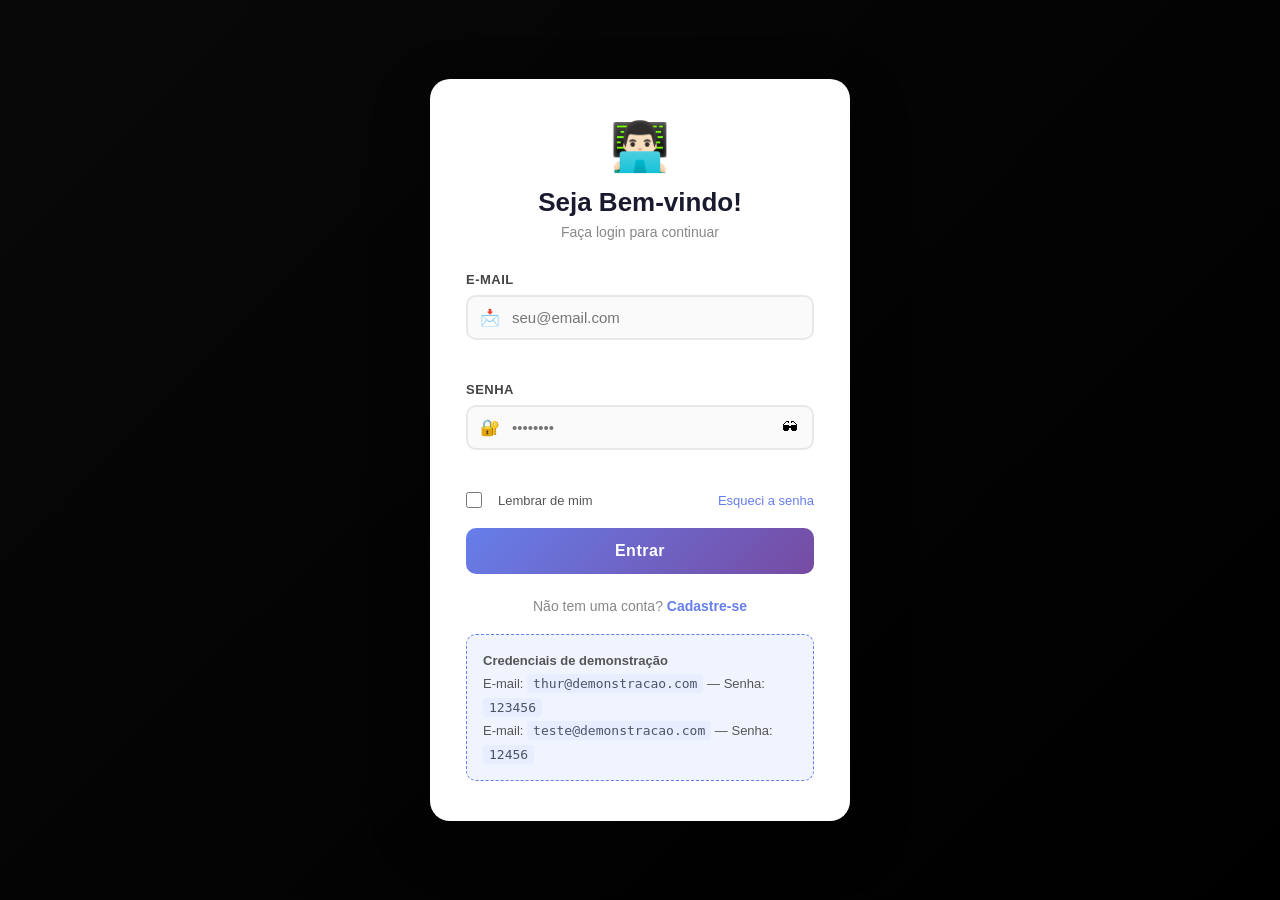
<file: index.html>
<!DOCTYPE html>
<html lang="pt-BR">
<head>
  <meta charset="UTF-8" />
  <meta name="viewport" content="width=device-width, initial-scale=1.0" />
  <title>thur</title>
  <link rel="stylesheet" href="style.css" />
</head>
<body>
  <div class="login-wrapper">
    <div class="login-card">
      <div class="login-header">
        <div class="logo">👨🏻‍💻</div>
        <h1>Seja Bem-vindo!</h1>
        <p>Faça login para continuar</p>
      </div>

      <form id="loginForm" novalidate>
        <div class="form-group">
          <label for="email">E-mail</label>
          <div class="input-wrapper">
            <span class="input-icon">📩</span>
            <input
              type="email"
              id="email"
              name="email"
              placeholder="seu@email.com"
              autocomplete="email"
              required
            />
          </div>
          <span class="error-msg" id="emailError"></span>
        </div>

        <div class="form-group">
          <label for="password">Senha</label>
          <div class="input-wrapper">
            <span class="input-icon">🔐</span>
            <input
              type="password"
              id="password"
              name="password"
              placeholder="••••••••"
              autocomplete="current-password"
              required
            />
            <button type="button" class="toggle-password" id="togglePassword" title="Mostrar/ocultar senha">
              🕶
            </button>
          </div>
          <span class="error-msg" id="passwordError"></span>
        </div>

        <div class="form-options">
          <label class="checkbox-label">
            <input type="checkbox" id="rememberMe" />
            <span class="checkmark"></span>
            Lembrar de mim
          </label>
          <a href="#" class="forgot-link" id="forgotLink">Esqueci a senha</a>
        </div>

        <div class="alert" id="loginAlert"></div>

        <button type="submit" class="btn-login" id="btnLogin">
          <span class="btn-text">Entrar</span>
          <span class="btn-loader hidden" id="btnLoader"></span>
        </button>
      </form>

      <div class="login-footer">
        <p>Não tem uma conta? <a href="#">Cadastre-se</a></p>
      </div>

      <div class="demo-hint">
        <strong> Credenciais de demonstração</strong><br />
        E-mail: <code>thur@demonstracao.com</code> — Senha: <code>123456</code><br />
        E-mail: <code>teste@demonstracao.com</code> — Senha: <code>12456</code>
      </div>
    </div>
  </div>

  <script src="script.js"></script>
</body>
</html>
</file>
<file: style.css>
*, *::before, *::after {
  box-sizing: border-box;
  margin: 0;
  padding: 0;
}

body {
  font-family: 'Segoe UI', Tahoma, Geneva, Verdana, sans-serif;
  background: linear-gradient(135deg, #080808 0%, #000000 100%);
  min-height: 100vh;
  display: flex;
  align-items: center;
  justify-content: center;
  padding: 20px;
}


.login-wrapper {
  width: 100%;
  max-width: 420px;
}


.login-card {
  background: #fff;
  border-radius: 20px;
  padding: 40px 36px;
  box-shadow: 0 20px 60px rgba(0, 0, 0, 0.25);
  animation: slideUp 0.4s ease;
}

@keyframes slideUp {
  from {
    opacity: 0;
    transform: translateY(30px);
  }
  to {
    opacity: 1;
    transform: translateY(0);
  }
}


.login-header {
  text-align: center;
  margin-bottom: 32px;
}

.logo {
  font-size: 48px;
  margin-bottom: 12px;
}

.login-header h1 {
  font-size: 26px;
  color: #1a1a2e;
  font-weight: 700;
  margin-bottom: 6px;
}

.login-header p {
  color: #888;
  font-size: 14px;
}


.form-group {
  margin-bottom: 20px;
}

.form-group label {
  display: block;
  font-size: 13px;
  font-weight: 600;
  color: #444;
  margin-bottom: 8px;
  text-transform: uppercase;
  letter-spacing: 0.5px;
}

.input-wrapper {
  position: relative;
  display: flex;
  align-items: center;
}

.input-icon {
  position: absolute;
  left: 14px;
  font-size: 16px;
  pointer-events: none;
  z-index: 1;
}

.input-wrapper input {
  width: 100%;
  padding: 12px 44px 12px 44px;
  border: 2px solid #e8e8e8;
  border-radius: 10px;
  font-size: 15px;
  color: #333;
  background: #fafafa;
  transition: border-color 0.3s, box-shadow 0.3s, background 0.3s;
  outline: none;
}

.input-wrapper input:focus {
  border-color: #667eea;
  background: #fff;
  box-shadow: 0 0 0 4px rgba(102, 126, 234, 0.15);
}

.input-wrapper input.input-error {
  border-color: #e74c3c;
  box-shadow: 0 0 0 4px rgba(231, 76, 60, 0.1);
}

.input-wrapper input.input-success {
  border-color: #2ecc71;
  box-shadow: 0 0 0 4px rgba(46, 204, 113, 0.1);
}


.toggle-password {
  position: absolute;
  right: 12px;
  background: none;
  border: none;
  cursor: pointer;
  font-size: 16px;
  padding: 4px;
  border-radius: 4px;
  transition: opacity 0.2s;
  z-index: 1;
}

.toggle-password:hover {
  opacity: 0.7;
}


.error-msg {
  display: block;
  font-size: 12px;
  color: #e74c3c;
  margin-top: 6px;
  min-height: 16px;
  transition: opacity 0.2s;
}


.form-options {
  display: flex;
  align-items: center;
  justify-content: space-between;
  margin-bottom: 20px;
}


.checkbox-label {
  display: flex;
  align-items: center;
  gap: 8px;
  cursor: pointer;
  font-size: 13px;
  color: #555;
  user-select: none;
}

.checkbox-label input[type="checkbox"] {
  width: 16px;
  height: 16px;
  accent-color: #667eea;
  cursor: pointer;
}

.forgot-link {
  font-size: 13px;
  color: #667eea;
  text-decoration: none;
  font-weight: 500;
  transition: color 0.2s;
}

.forgot-link:hover {
  color: #764ba2;
  text-decoration: underline;
}


.alert {
  display: none;
  padding: 12px 16px;
  border-radius: 10px;
  font-size: 14px;
  margin-bottom: 16px;
  font-weight: 500;
}

.alert.alert-error {
  display: block;
  background: #fdecea;
  color: #c0392b;
  border: 1px solid #f5c6cb;
}

.alert.alert-success {
  display: block;
  background: #eafaf1;
  color: #1e8449;
  border: 1px solid #a9dfbf;
}


.btn-login {
  width: 100%;
  padding: 14px;
  background: linear-gradient(135deg, #667eea, #764ba2);
  color: #fff;
  border: none;
  border-radius: 10px;
  font-size: 16px;
  font-weight: 700;
  cursor: pointer;
  transition: transform 0.2s, box-shadow 0.2s, opacity 0.2s;
  display: flex;
  align-items: center;
  justify-content: center;
  gap: 8px;
  letter-spacing: 0.5px;
}

.btn-login:hover:not(:disabled) {
  transform: translateY(-2px);
  box-shadow: 0 8px 20px rgba(102, 126, 234, 0.4);
}

.btn-login:active:not(:disabled) {
  transform: translateY(0);
}

.btn-login:disabled {
  opacity: 0.7;
  cursor: not-allowed;
}

.btn-loader {
  animation: spin 1s linear infinite;
  display: inline-block;
}

.hidden {
  display: none !important;
}

@keyframes spin {
  from { transform: rotate(0deg); }
  to { transform: rotate(360deg); }
}


.login-footer {
  text-align: center;
  margin-top: 24px;
  font-size: 14px;
  color: #888;
}

.login-footer a {
  color: #667eea;
  text-decoration: none;
  font-weight: 600;
  transition: color 0.2s;
}

.login-footer a:hover {
  color: #764ba2;
  text-decoration: underline;
}


.demo-hint {
  margin-top: 20px;
  padding: 14px 16px;
  background: #f0f4ff;
  border: 1px dashed #667eea;
  border-radius: 10px;
  font-size: 13px;
  color: #555;
  line-height: 1.8;
}

.demo-hint code {
  background: #e8edff;
  color: #4a5568;
  padding: 2px 6px;
  border-radius: 4px;
  font-family: monospace;
  font-size: 13px;
}


.dashboard-wrapper {
  min-height: 100vh;
  background: #f4f6fb;
}

.topbar {
  background: linear-gradient(135deg, #667eea, #764ba2);
  color: #fff;
  padding: 0 32px;
  height: 64px;
  display: flex;
  align-items: center;
  justify-content: space-between;
  box-shadow: 0 4px 12px rgba(0,0,0,0.15);
}

.topbar .brand {
  font-size: 20px;
  font-weight: 700;
  letter-spacing: 0.5px;
}

.topbar .user-info {
  display: flex;
  align-items: center;
  gap: 12px;
  font-size: 14px;
}

.topbar .avatar {
  width: 36px;
  height: 36px;
  background: rgba(255,255,255,0.3);
  border-radius: 50%;
  display: flex;
  align-items: center;
  justify-content: center;
  font-size: 18px;
}

.btn-logout {
  background: rgba(255,255,255,0.2);
  color: #fff;
  border: 1px solid rgba(255,255,255,0.4);
  padding: 7px 16px;
  border-radius: 8px;
  font-size: 13px;
  font-weight: 600;
  cursor: pointer;
  transition: background 0.2s;
}

.btn-logout:hover {
  background: rgba(255,255,255,0.35);
}

.dashboard-content {
  max-width: 900px;
  margin: 40px auto;
  padding: 0 20px;
}

.welcome-card {
  background: #fff;
  border-radius: 16px;
  padding: 36px;
  box-shadow: 0 4px 20px rgba(0,0,0,0.08);
  margin-bottom: 24px;
  animation: slideUp 0.4s ease;
}

.welcome-card h2 {
  font-size: 24px;
  color: #1a1a2e;
  margin-bottom: 8px;
}

.welcome-card p {
  color: #777;
  font-size: 15px;
}

.cards-grid {
  display: grid;
  grid-template-columns: repeat(auto-fit, minmax(200px, 1fr));
  gap: 20px;
}

.stat-card {
  background: #fff;
  border-radius: 16px;
  padding: 28px 24px;
  box-shadow: 0 4px 20px rgba(0,0,0,0.08);
  text-align: center;
  animation: slideUp 0.4s ease;
}

.stat-card .stat-icon {
  font-size: 36px;
  margin-bottom: 12px;
}

.stat-card .stat-value {
  font-size: 28px;
  font-weight: 700;
  color: #667eea;
  margin-bottom: 4px;
}

.stat-card .stat-label {
  font-size: 13px;
  color: #999;
  text-transform: uppercase;
  letter-spacing: 0.5px;
}


@media (max-width: 480px) {
  .login-card {
    padding: 28px 20px;
  }

  .topbar {
    padding: 0 16px;
  }

  .topbar .brand {
    font-size: 16px;
  }

  .dashboard-content {
    margin: 20px auto;
  }
}
</file>
